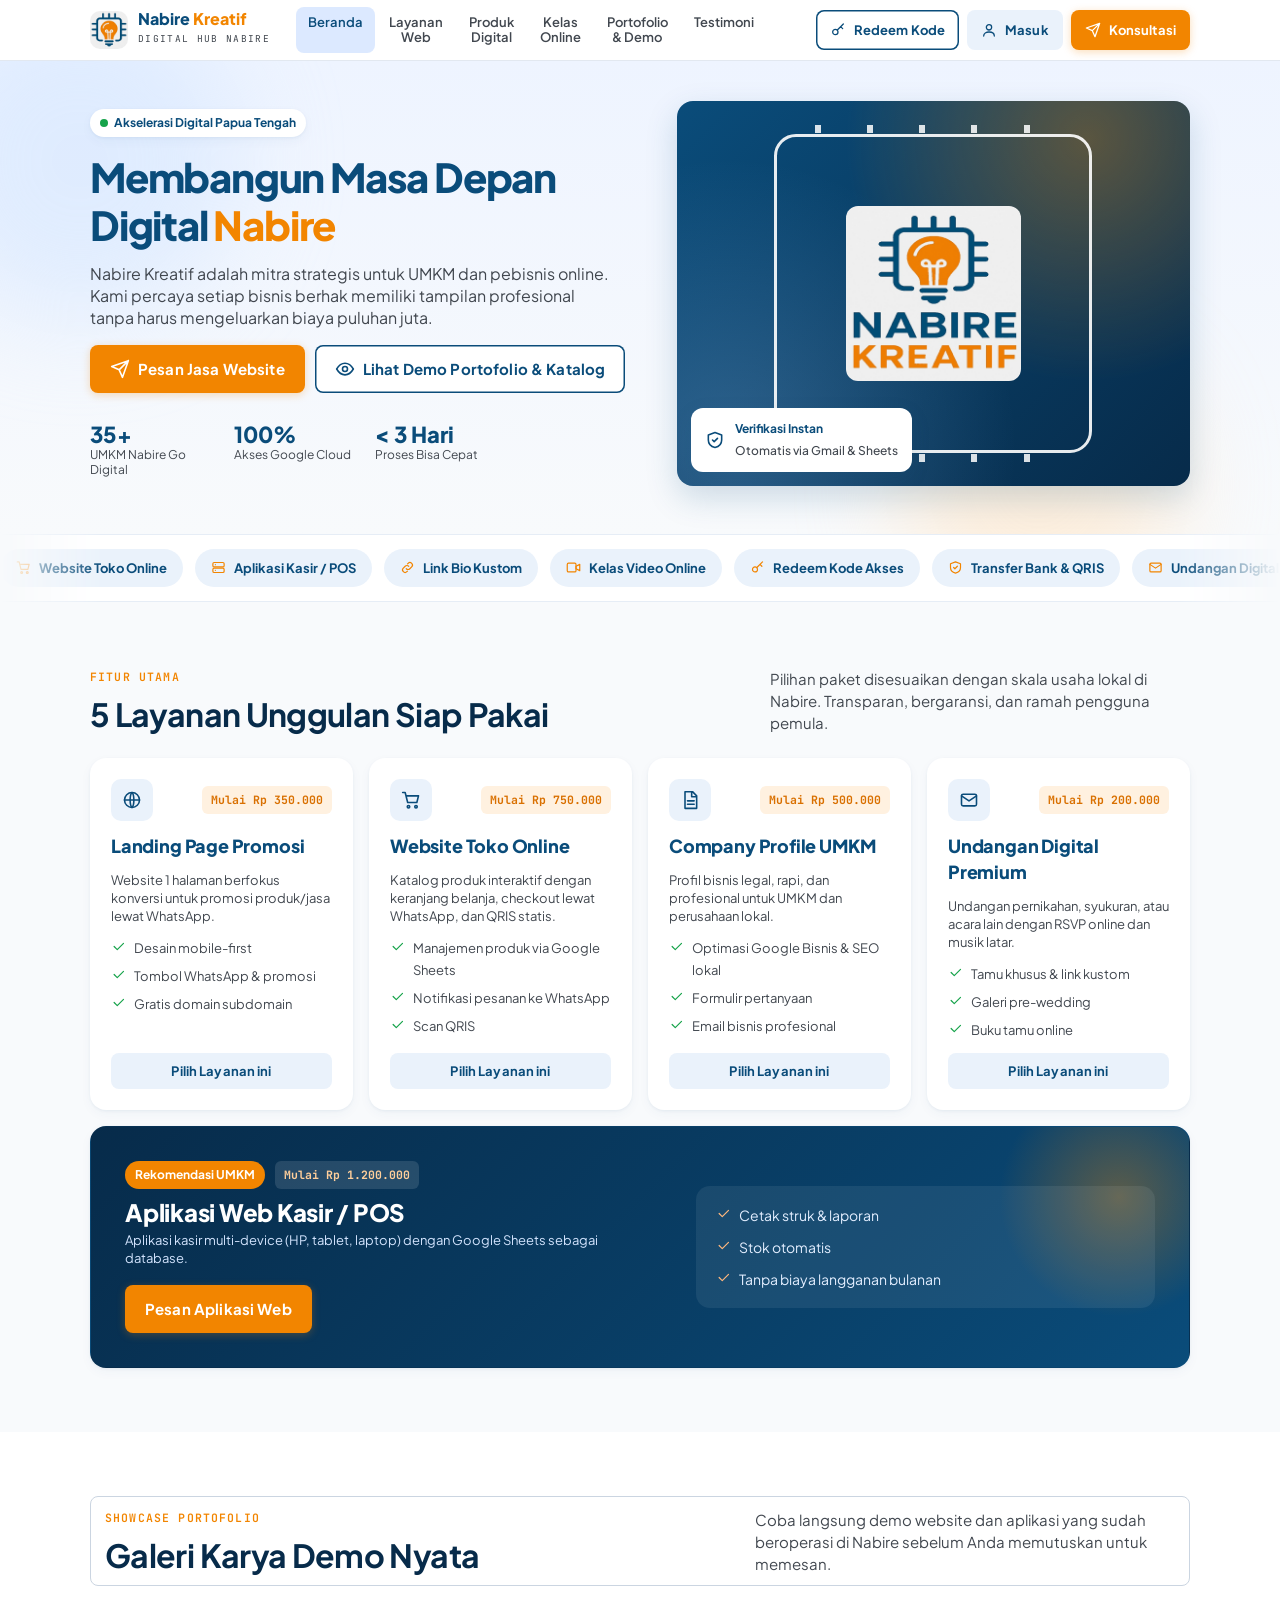
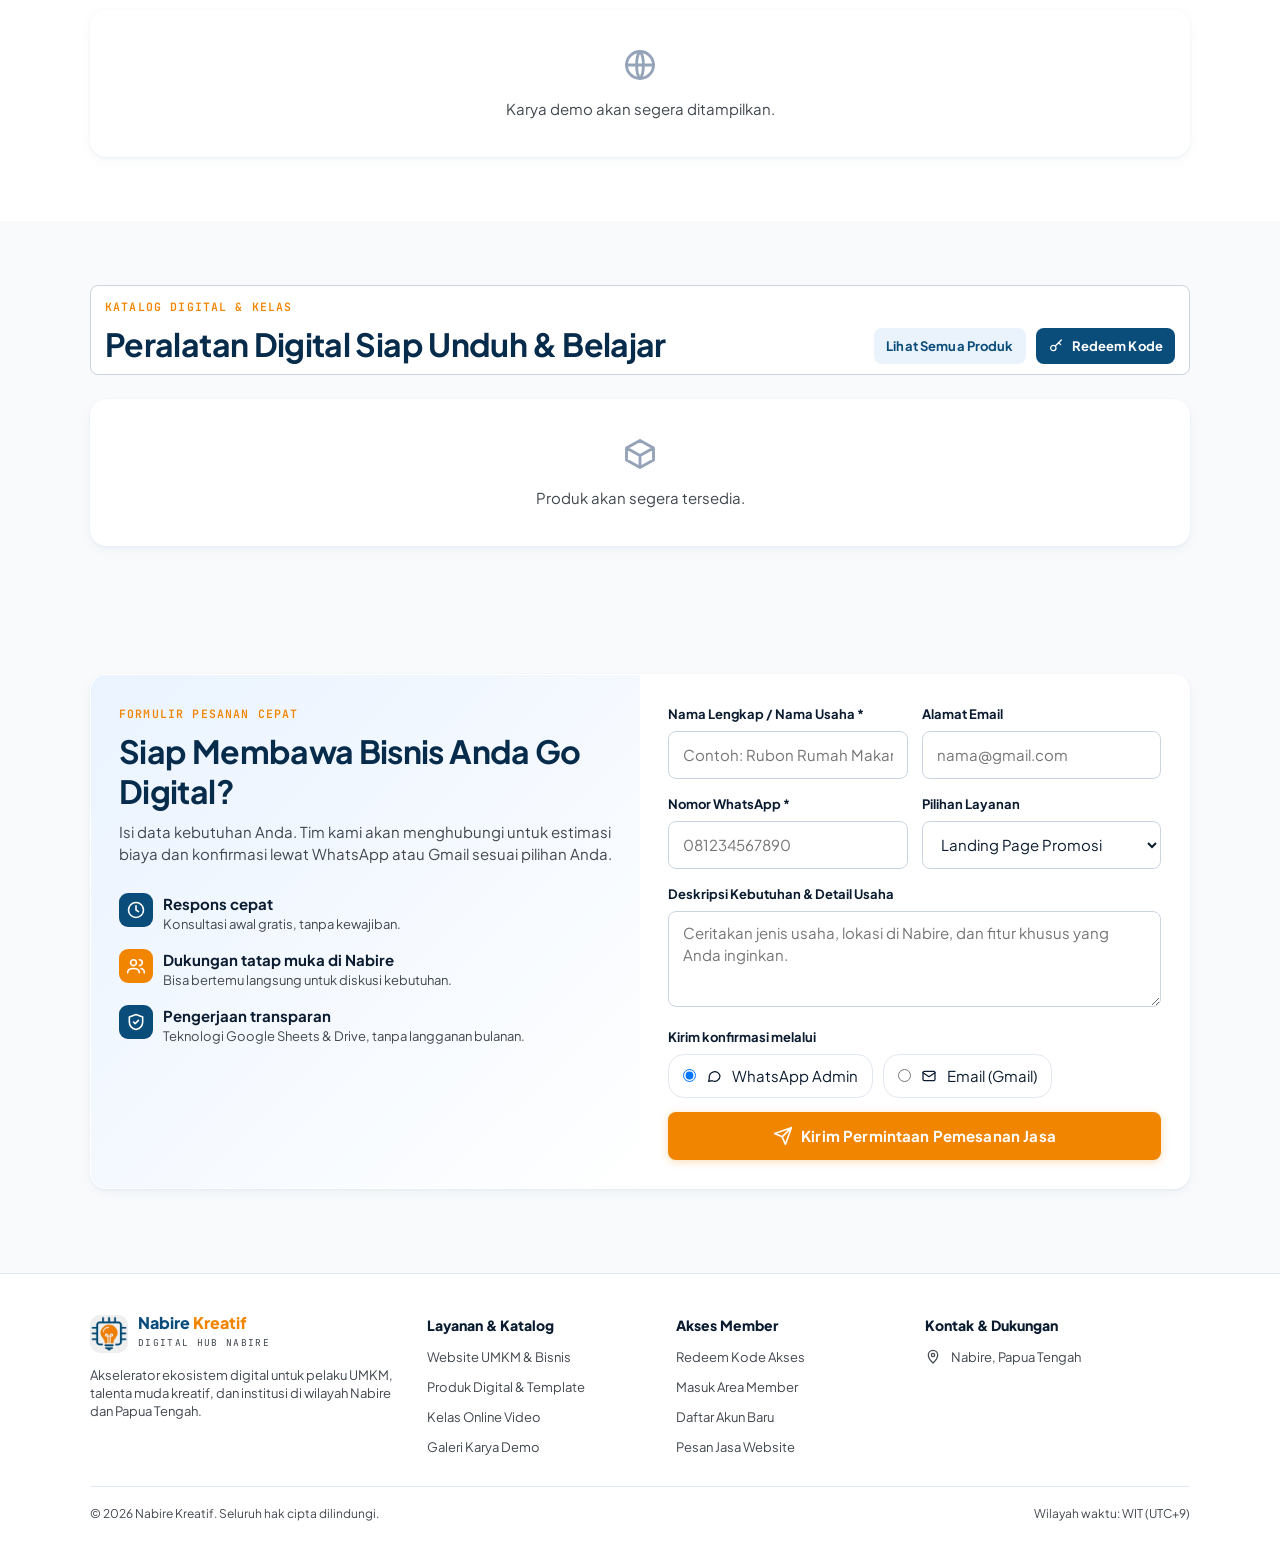
<file: index.html>
<!doctype html>
<html lang="id">
<head>
<meta charset="utf-8">
<meta name="viewport" content="width=device-width,initial-scale=1,viewport-fit=cover">
<title>Nabire Kreatif — Membangun Masa Depan Digital Nabire</title>
<meta name="description" content="Jasa website & aplikasi web untuk UMKM Nabire, katalog produk digital dan kelas online. Akses lewat transfer, QRIS, atau Redeem Kode Akses.">
<meta name="theme-color" content="#0A4C7A">
<link rel="icon" type="image/png" href="assets/favicon.png">
<link rel="preconnect" href="https://fonts.googleapis.com">
<link rel="preconnect" href="https://fonts.gstatic.com" crossorigin>
<link rel="stylesheet" href="https://fonts.googleapis.com/css2?family=JetBrains+Mono:wght@500;600;700&family=Plus+Jakarta+Sans:wght@400;500;600;700;800&display=swap">
<link rel="stylesheet" href="css/style.css?v=40">
</head>
<body>
<div id="net" class="net"></div>
<div id="app"></div>
<div id="toasts" aria-live="polite"></div>
<div id="modal-root"></div>
<noscript><div style="padding:24px;text-align:center">Aktifkan JavaScript untuk membuka Nabire Kreatif.</div></noscript>
<script src="js/config.js?v=40"></script>
<script src="js/core.js?v=40"></script>
<script src="js/pages-public.js?v=40"></script>
<script src="js/pages-member.js?v=40"></script>
<script src="js/pages-admin.js?v=40"></script>
<script src="js/pages-admin2.js?v=40"></script>
<script src="js/pages-bio.js?v=40"></script>
<script src="js/pages-lisensi.js?v=40"></script>
<script>NK.start();</script>
</body>
</html>
</file>
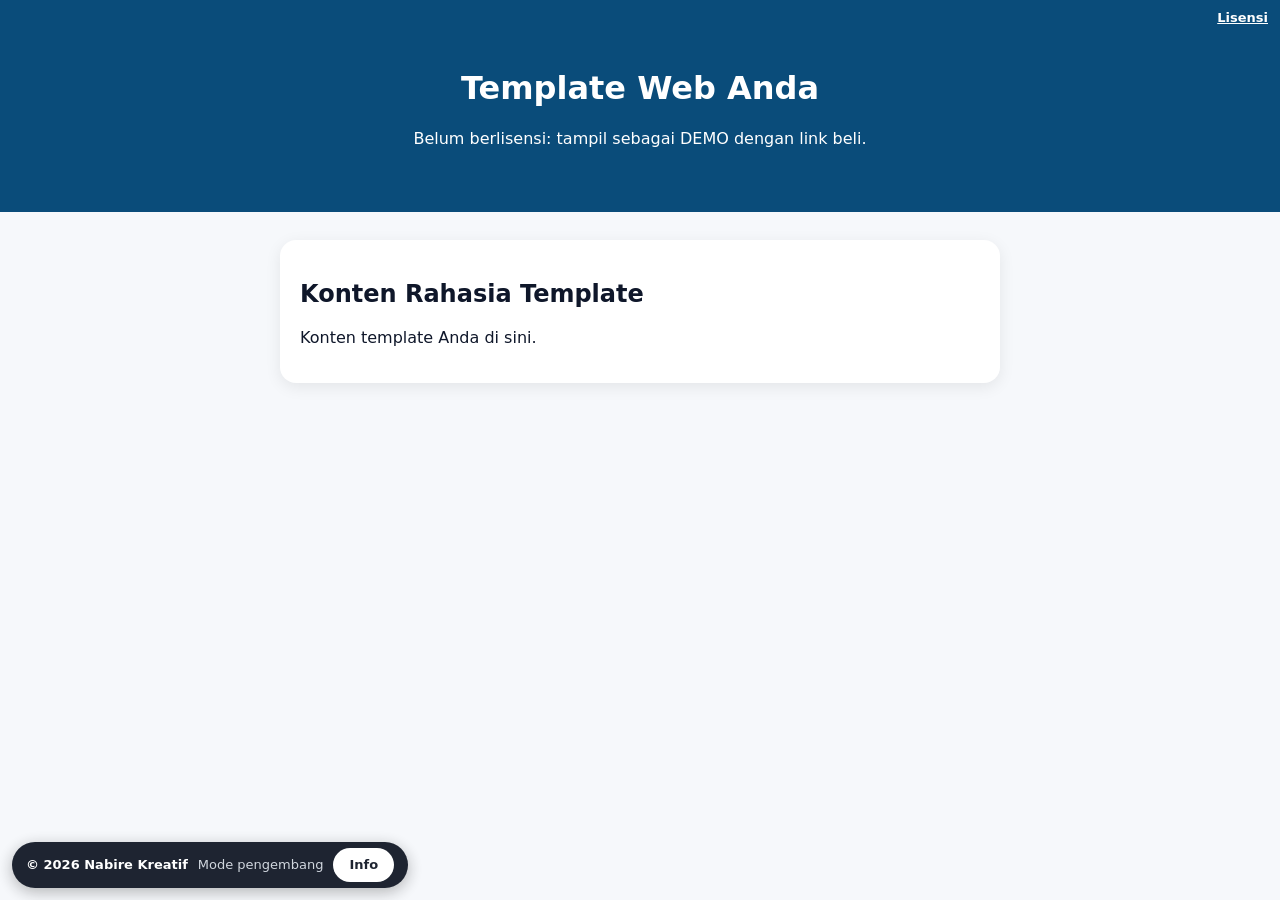
<file: sdk/contoh-template.html>
<!DOCTYPE html>
<html lang="id">
<head>
<meta charset="utf-8">
<meta name="viewport" content="width=device-width,initial-scale=1">
<title>Contoh Template Web Berlisensi</title>
<!-- Pengaman lisensi: paling atas di <head>. nk-license.js diunduh dari Admin → Lisensi Template
     (sudah berisi konfigurasi), lalu disegel dengan nk-protect.js / skill proteksi-template-nabire. -->
<script src="nk-license.js"></script>
<style>
  body{margin:0;font-family:system-ui,sans-serif;background:#f6f8fb;color:#0f172a}
  header{padding:48px 20px;text-align:center;background:#0A4C7A;color:#fff}
  main{max-width:720px;margin:0 auto;padding:28px 20px}
  .card{background:#fff;border-radius:16px;padding:20px;box-shadow:0 4px 16px rgba(0,0,0,.08)}
</style>
</head>
<body>
<header><h1 id="judul">Template Web Anda</h1><p>Belum berlisensi: tampil sebagai DEMO dengan link beli.</p></header>
<main><div class="card" id="isi"><h2>Konten Rahasia Template</h2><p>Konten template Anda di sini.</p></div></main>
<!-- Menu lisensi: di dasbor tambahkan  <a href="#" data-nk-license>Lisensi</a>
     Di landing page: buka  domain-anda.com/#key -->
<a href="#" data-nk-license style="position:fixed;top:10px;right:12px;color:#fff;font:600 13px system-ui">Lisensi</a>
</body>
</html>
</file>
<file: css/style.css>
/* Nabire Kreatif — "Digital Horizon" design system (ringan, tanpa framework) */
:root{
  --navy:#0A4C7A;--navy-d:#072B4A;--navy-dd:#003558;--orange:#F28500;--orange-d:#D97000;
  --bg:#F8FAFC;--bg2:#F1F5F9;--white:#fff;--ink:#0b1c30;--mute:#41474f;--line:#CBD5E1;--line2:#e2e8f0;
  --ok:#16A34A;--ok-bg:#F0FDF4;--warn:#B45309;--warn-bg:#FFFBEB;--err:#DC2626;--err-bg:#FEF2F2;
  --tint:#eaf2fb;--tint2:#dce9ff;
  --sh:0 1px 3px rgba(10,76,122,.06),0 4px 12px rgba(10,76,122,.04);--sh2:0 6px 20px rgba(10,76,122,.10);
  --r:8px;--r2:16px;--font:'Plus Jakarta Sans',system-ui,-apple-system,Segoe UI,Roboto,sans-serif;--mono:'JetBrains Mono',ui-monospace,Menlo,Consolas,monospace;
}
*{box-sizing:border-box;margin:0;padding:0}
html{-webkit-text-size-adjust:100%;scroll-behavior:auto}
body{font-family:var(--font);background:var(--bg);color:var(--ink);font-size:15px;line-height:22px;-webkit-font-smoothing:antialiased;min-height:100vh}
a{color:inherit;text-decoration:none}
button{font-family:inherit;cursor:pointer;border:0;background:none;color:inherit}
img{max-width:100%;display:block}
.ic{width:20px;height:20px;fill:none;stroke:currentColor;stroke-width:1.9;stroke-linecap:round;stroke-linejoin:round;flex:none}
.ic.sm{width:16px;height:16px}.ic.lg{width:26px;height:26px}
.mono{font-family:var(--mono)}
.hide{display:none!important}
.row{display:flex;align-items:center;gap:10px}.row.wrap{flex-wrap:wrap}.between{justify-content:space-between}.grow{flex:1;min-width:0}
.col{display:flex;flex-direction:column;gap:10px}
.mt{margin-top:16px}.mt2{margin-top:28px}.mb{margin-bottom:16px}
.muted{color:var(--mute)}.small{font-size:13px;line-height:18px}.tiny{font-size:11.5px;line-height:16px}
.center{text-align:center}.right{text-align:right}.bold{font-weight:700}
.ell{white-space:nowrap;overflow:hidden;text-overflow:ellipsis}
.wrap-c{max-width:1180px;margin:0 auto;padding:0 16px}
@media(min-width:768px){.wrap-c{padding:0 24px}}@media(min-width:1100px){.wrap-c{padding:0 40px}}

/* tombol */
.btn{display:inline-flex;align-items:center;justify-content:center;gap:8px;min-height:48px;padding:0 20px;border-radius:var(--r);font-weight:700;font-size:15px;letter-spacing:.01em;transition:transform .08s,background .12s,box-shadow .12s;white-space:nowrap;user-select:none}
.btn:active{transform:scale(.98)}
.btn.pri{background:var(--orange);color:#fff;box-shadow:0 2px 8px rgba(242,133,0,.28)}.btn.pri:hover{background:var(--orange-d)}
.btn.nav{background:var(--navy);color:#fff}.btn.nav:hover{background:var(--navy-d)}
.btn.out{background:#fff;color:var(--navy);box-shadow:inset 0 0 0 1.5px var(--navy)}.btn.out:hover{background:var(--tint)}
.btn.soft{background:var(--tint);color:var(--navy)}.btn.soft:hover{background:var(--tint2)}
.btn.ghost{color:var(--mute);min-height:40px;padding:0 12px}.btn.ghost:hover{background:var(--bg2)}
.btn.danger{background:var(--err-bg);color:var(--err)}.btn.danger:hover{background:#fee2e2}
.btn.wa{background:#16A34A;color:#fff}.btn.wa:hover{background:#15803d}
.btn.sm{min-height:36px;padding:0 12px;font-size:13px}.btn.xs{min-height:30px;padding:0 10px;font-size:12px;border-radius:6px}
.btn.block{width:100%}
.btn[disabled],.btn.busy{opacity:.6;pointer-events:none}
.btn.busy::after{content:"";width:14px;height:14px;border:2px solid currentColor;border-right-color:transparent;border-radius:50%;animation:spin .7s linear infinite}
@keyframes spin{to{transform:rotate(360deg)}}

/* form */
label.fl{display:block;font-size:13px;font-weight:700;margin:0 0 6px;color:var(--ink)}
.in,select.in,textarea.in{width:100%;min-height:48px;padding:10px 14px;border:1px solid var(--line);border-radius:var(--r);background:#fff;font:inherit;font-size:15px;color:var(--ink);outline:none;transition:border-color .12s,box-shadow .12s}
.in:focus{border-color:var(--navy);box-shadow:0 0 0 3px rgba(10,76,122,.15)}
textarea.in{min-height:96px;resize:vertical}
.in.mono{font-family:var(--mono);letter-spacing:.08em}
.fg{margin-bottom:14px}.fg .hint{font-size:12px;color:var(--mute);margin-top:4px}
.grid2{display:grid;grid-template-columns:1fr;gap:0 14px}@media(min-width:640px){.grid2{grid-template-columns:1fr 1fr}}
.sw{position:relative;display:inline-block;width:44px;height:26px;flex:none}.sw input{opacity:0;width:0;height:0}
.sw i{position:absolute;inset:0;background:#cbd5e1;border-radius:99px;transition:.15s;cursor:pointer}.sw i::before{content:"";position:absolute;left:3px;top:3px;width:20px;height:20px;border-radius:50%;background:#fff;transition:.15s;box-shadow:0 1px 3px rgba(0,0,0,.25)}
.sw input:checked+i{background:var(--ok)}.sw input:checked+i::before{transform:translateX(18px)}
.err-t{color:var(--err);font-size:13px;margin-top:6px}

/* kartu */
.card{background:#fff;border-radius:var(--r2);box-shadow:var(--sh);padding:20px;border:1px solid transparent;transition:box-shadow .15s,border-color .15s}
a.card:hover,.card.hov:hover{box-shadow:var(--sh2);border-color:rgba(10,76,122,.2)}
.card.flat{box-shadow:none;border:1px solid var(--line2)}
.card h3{font-size:18px;line-height:26px;font-weight:800;letter-spacing:-.01em;color:var(--navy)}
.h1{font-size:30px;line-height:38px;font-weight:800;letter-spacing:-.02em;color:var(--navy-d)}
.h2{font-size:24px;line-height:32px;font-weight:700;letter-spacing:-.01em;color:var(--navy-d)}
.h3{font-size:16px;line-height:24px;font-weight:700}
@media(min-width:768px){.h1{font-size:40px;line-height:48px;letter-spacing:-.03em}.h2{font-size:32px;line-height:40px;letter-spacing:-.02em}}
.eyebrow{font-family:var(--mono);font-size:11.5px;font-weight:600;letter-spacing:.1em;text-transform:uppercase;color:var(--orange)}
.pill{display:inline-flex;align-items:center;gap:6px;padding:3px 10px;border-radius:99px;font-size:12px;font-weight:700;background:var(--tint);color:var(--navy);white-space:nowrap}
.pill.ok{background:var(--ok-bg);color:#15803d}.pill.warn{background:var(--warn-bg);color:var(--warn)}.pill.err{background:var(--err-bg);color:#b91c1c}.pill.or{background:#fff1e0;color:var(--orange-d)}.pill.mono{font-family:var(--mono);font-size:11px;letter-spacing:.04em}
.dot{width:8px;height:8px;border-radius:50%;background:var(--ok);display:inline-block}.dot.w{background:var(--orange)}
.code{display:flex;align-items:center;justify-content:space-between;gap:10px;background:var(--bg2);border:1px dashed var(--navy);border-radius:var(--r);padding:10px 14px;font-family:var(--mono);font-weight:700;letter-spacing:.1em;color:var(--navy)}
.code button{color:var(--mute);padding:4px;border-radius:6px}.code button:hover{background:#fff}

/* skeleton */
.sk{background:linear-gradient(90deg,#eef2f7 25%,#e3e9f1 37%,#eef2f7 63%);background-size:400% 100%;animation:shimmer 1.3s infinite;border-radius:8px;min-height:14px}
@keyframes shimmer{0%{background-position:100% 0}100%{background-position:0 0}}

/* toast & modal */
#toasts{position:fixed;left:50%;transform:translateX(-50%);bottom:84px;z-index:200;display:flex;flex-direction:column;gap:8px;align-items:center;pointer-events:none;width:calc(100% - 32px);max-width:420px}
@media(min-width:900px){#toasts{bottom:28px}}
.toast{pointer-events:auto;background:var(--navy-d);color:#fff;padding:12px 16px;border-radius:12px;box-shadow:0 8px 24px rgba(7,43,74,.35);font-size:14px;font-weight:600;display:flex;gap:10px;align-items:center;animation:tin .15s ease-out;width:100%}
.toast.ok{background:#166534}.toast.err{background:#b91c1c}
@keyframes tin{from{opacity:0;transform:translateY(8px)}to{opacity:1;transform:none}}
#modal-root:empty{display:none}
.scrim{position:fixed;inset:0;background:rgba(7,43,74,.65);z-index:150;display:flex;align-items:flex-end;justify-content:center;animation:fin .12s}
@media(min-width:700px){.scrim{align-items:center}}
@keyframes fin{from{opacity:0}to{opacity:1}}
.sheet{background:#fff;width:100%;max-width:560px;max-height:92vh;overflow:auto;border-radius:16px 16px 0 0;box-shadow:0 20px 40px rgba(7,43,74,.25);animation:sup .16s ease-out}
@media(min-width:700px){.sheet{border-radius:16px}}
.sheet.wide{max-width:860px}.sheet.full{max-width:1000px}
@keyframes sup{from{transform:translateY(24px);opacity:.6}to{transform:none;opacity:1}}
.sheet-h{display:flex;align-items:center;justify-content:space-between;gap:12px;padding:16px 20px;border-bottom:1px solid var(--line2);position:sticky;top:0;background:#fff;z-index:2}
.sheet-h h3{font-size:18px;font-weight:800;color:var(--navy-d)}
.sheet-b{padding:20px}.sheet-f{padding:14px 20px;border-top:1px solid var(--line2);display:flex;gap:10px;justify-content:flex-end;position:sticky;bottom:0;background:#fff}
.x{width:36px;height:36px;border-radius:8px;display:grid;place-items:center;color:var(--mute)}.x:hover{background:var(--bg2)}

/* ===== LAYOUT PUBLIK ===== */
#topbar{position:sticky;top:0;z-index:60;background:rgba(255,255,255,.94);backdrop-filter:blur(10px);border-bottom:1px solid var(--line2)}
.tb{display:flex;align-items:center;gap:14px;height:60px}
.brand{display:flex;align-items:center;gap:10px;min-width:0}
.brand img{width:38px;height:38px;border-radius:10px;object-fit:cover}
.brand b{display:block;font-size:16px;line-height:18px;font-weight:800;color:var(--navy)}.brand b i{font-style:normal;color:var(--orange)}
.brand small{display:block;font-family:var(--mono);font-size:9.5px;letter-spacing:.14em;color:var(--mute);text-transform:uppercase}
.nav-l{display:none;gap:2px;margin-left:12px}
.nav-l a{padding:8px 12px;border-radius:8px;font-size:13px;line-height:15px;font-weight:600;color:var(--mute);text-align:center}
.nav-l a:hover{background:var(--bg2)}.nav-l a.on{background:var(--tint2);color:var(--navy)}
.tb-r{margin-left:auto;display:flex;gap:8px;align-items:center}
.tb-r .btn{min-height:40px;padding:0 14px;font-size:13px}
@media(min-width:1000px){.nav-l{display:flex}}
@media(max-width:999px){.tb-r .hid-m{display:none}}
.strip{background:#eaf3ff;border-bottom:1px solid #d6e6fb;font-size:12px;color:var(--mute)}
.strip .wrap-c{display:flex;gap:14px;align-items:center;min-height:32px;overflow:hidden;white-space:nowrap}
.strip .mono{color:var(--ok);font-size:11px;font-weight:600}
.sec{padding:40px 0}.sec.tight{padding:24px 0}
@media(min-width:768px){.sec{padding:64px 0}}
.sec-h{display:flex;flex-direction:column;gap:10px;margin-bottom:24px}
@media(min-width:900px){.sec-h{flex-direction:row;justify-content:space-between;align-items:flex-end}.sec-h p{max-width:420px}}
.hero{background:linear-gradient(180deg,#eef4ff 0%,#f8fafc 100%);padding:40px 0 48px;overflow:hidden}
.hero-g{display:grid;gap:32px}@media(min-width:900px){.hero-g{grid-template-columns:1.05fr 1fr;align-items:center;gap:48px}}
.hero h1 .a{color:var(--orange)}.hero h1 .b{color:var(--navy)}
.hero-st{display:flex;gap:24px;flex-wrap:wrap;margin-top:28px}
.hero-st b{display:block;font-size:22px;font-weight:800;color:var(--navy);line-height:26px}.hero-st span{font-size:12px;color:var(--mute);display:block;max-width:120px;line-height:15px}
.hero-img{position:relative;border-radius:16px;overflow:hidden;box-shadow:0 12px 32px rgba(10,76,122,.18);background:linear-gradient(135deg,#0A4C7A,#072B4A);aspect-ratio:4/3;display:grid;place-items:center}
.hero-img::before{content:"";position:absolute;inset:0;background:radial-gradient(circle at 80% 10%,rgba(242,133,0,.35),transparent 45%),radial-gradient(circle at 10% 90%,rgba(155,203,255,.25),transparent 50%)}
.chipbox{position:relative;width:62%;aspect-ratio:1;border:3px solid rgba(255,255,255,.9);border-radius:22px;display:grid;place-items:center}
.chipbox::before,.chipbox::after{content:"";position:absolute;background:repeating-linear-gradient(90deg,rgba(255,255,255,.85) 0 6px,transparent 6px 22%);height:8px;left:12%;right:12%}
.chipbox::before{top:-12px}.chipbox::after{bottom:-12px}
.chipbox img{width:56%;border-radius:12px}
.hero-badge{position:absolute;left:14px;bottom:14px;background:#fff;border-radius:12px;padding:10px 14px;display:flex;gap:10px;align-items:center;box-shadow:var(--sh2);font-size:12px;font-weight:700;color:var(--navy)}
.g3{display:grid;gap:16px}@media(min-width:700px){.g3{grid-template-columns:repeat(2,1fr)}}@media(min-width:1000px){.g3{grid-template-columns:repeat(3,1fr)}}
.g4{display:grid;gap:14px;grid-template-columns:repeat(2,1fr)}@media(min-width:1000px){.g4{grid-template-columns:repeat(4,1fr)}}
.g5{display:grid;gap:14px;grid-template-columns:repeat(2,1fr)}@media(min-width:900px){.g5{grid-template-columns:repeat(5,1fr)}}
.svc{display:flex;flex-direction:column;gap:12px}
.svc .ico{width:42px;height:42px;border-radius:10px;background:var(--tint);color:var(--navy);display:grid;place-items:center}
.svc ul{list-style:none;display:flex;flex-direction:column;gap:6px;font-size:13px;color:var(--mute)}
.svc li{display:flex;gap:8px;align-items:flex-start}.svc li .ic{color:var(--ok);width:15px;height:15px;margin-top:2px}
.svc .price{font-family:var(--mono);font-size:11.5px;font-weight:700;background:#fff1e0;color:var(--orange-d);padding:3px 9px;border-radius:6px}
.svc-grid{display:grid;gap:16px;grid-template-columns:repeat(auto-fit,minmax(240px,1fr))}
.svc .btn{margin-top:auto}
.svc-app{margin-top:16px;display:grid!important;gap:20px;padding:26px;background:linear-gradient(135deg,#072B4A,#0A4C7A);color:#fff;position:relative;overflow:hidden}
.svc-app::before{content:"";position:absolute;right:-60px;top:-60px;width:260px;height:260px;border-radius:50%;background:radial-gradient(circle,rgba(242,133,0,.35),transparent 65%)}
@media(min-width:800px){.svc-app{grid-template-columns:1.2fr 1fr;align-items:center;padding:34px}}
.svc-app>*{position:relative}
.svc-app h3{color:#fff;font-size:24px;margin:10px 0 6px}.svc-app p{color:#d3e4fe;max-width:520px}
.svc-app .price{background:rgba(255,255,255,.12);color:#ffcf9b}.svc-app li .ic{color:#ffb77d}.svc-app ul{color:#e3eeff;font-size:14px;gap:10px;background:rgba(255,255,255,.07);padding:18px 20px;border-radius:14px}
.svc-app .btn{margin-top:18px;align-self:flex-start}
.cover{aspect-ratio:16/9;background:linear-gradient(135deg,#0A4C7A,#2b6291);border-radius:12px;overflow:hidden;position:relative;display:grid;place-items:center;color:rgba(255,255,255,.85)}
.cover img{width:100%;height:100%;object-fit:cover}
.cover .chip{position:absolute;left:10px;top:10px;background:rgba(7,43,74,.85);color:#fff;font-family:var(--mono);font-size:10.5px;font-weight:600;letter-spacing:.06em;padding:4px 9px;border-radius:6px;text-transform:uppercase;display:flex;gap:6px;align-items:center}
.cover .chip.r{left:auto;right:10px;background:var(--ok)}
.pc{padding:0;overflow:hidden;display:flex;flex-direction:column}
.pc .cover{border-radius:0}.pc-b{padding:16px;display:flex;flex-direction:column;gap:8px;flex:1}
.pc h4{font-size:17px;line-height:24px;font-weight:800;color:var(--ink)}
.pc .lbl{font-family:var(--mono);font-size:11px;color:var(--orange-d);font-weight:600}
.pc .desc{font-size:13px;color:var(--mute);display:-webkit-box;-webkit-line-clamp:2;-webkit-box-orient:vertical;overflow:hidden}
.pc .meta{display:flex;justify-content:space-between;font-size:12px;color:var(--mute);padding-top:4px}
.pc .meta span{display:flex;gap:6px;align-items:center}
.pc .pr{display:flex;align-items:baseline;gap:10px;margin-top:auto;padding-top:6px}
.pc .pr s{font-family:var(--mono);font-size:11px;color:#94a3b8}.pc .pr b{font-size:24px;font-weight:800;color:var(--navy);letter-spacing:-.02em}
.pc .pr .pill{margin-left:auto}
.pc .acts{display:grid;grid-template-columns:1fr 1fr;gap:8px;margin-top:6px}.pc .acts .btn{min-height:44px;font-size:14px}
.demo .cover{border-radius:12px}.demo .pill{position:absolute;right:10px;bottom:10px}
.tabs{display:flex;gap:6px;overflow-x:auto;scrollbar-width:none;padding:4px;background:var(--tint);border-radius:12px;width:fit-content;max-width:100%}
.tabs::-webkit-scrollbar{display:none}
.tab{padding:9px 14px;border-radius:9px;font-size:13px;font-weight:700;color:var(--mute);white-space:nowrap;display:flex;gap:8px;align-items:center}
.tab.on{background:#fff;color:var(--navy);box-shadow:var(--sh)}
.tab em{font-style:normal;font-family:var(--mono);font-size:11px;background:var(--tint2);border-radius:99px;padding:1px 7px}
.searchbox{position:relative;max-width:320px;width:100%}.searchbox .ic{position:absolute;left:12px;top:15px;color:var(--mute)}.searchbox .in{padding-left:38px}
.quote{display:flex;flex-direction:column;gap:12px}.quote p{font-style:italic;color:var(--mute);font-size:14px}
.stars{color:var(--orange);letter-spacing:2px;font-size:14px}
.avatar{width:40px;height:40px;border-radius:50%;background:var(--tint2);color:var(--navy);display:grid;place-items:center;font-weight:800;flex:none;overflow:hidden}
.avatar img{width:100%;height:100%;object-fit:cover}
.steps3{display:grid;gap:14px}@media(min-width:800px){.steps3{grid-template-columns:repeat(3,1fr)}}
.stepn{width:34px;height:34px;border-radius:9px;background:var(--navy);color:#fff;display:grid;place-items:center;font-weight:800}.stepn.o{background:var(--orange)}
footer.ft{background:#fff;border-top:1px solid var(--line2);padding:40px 0 100px;margin-top:20px}
@media(min-width:900px){footer.ft{padding-bottom:32px}}
.ft-g{display:grid;gap:28px}@media(min-width:900px){.ft-g{grid-template-columns:1.4fr 1fr 1fr 1.2fr}}
.ft h5{font-size:14px;font-weight:800;margin-bottom:10px;color:var(--ink)}
.ft a,.ft li{font-size:13px;color:var(--mute)}.ft ul{list-style:none;display:flex;flex-direction:column;gap:8px}.ft a:hover{color:var(--navy)}
.ft-b{margin-top:28px;padding-top:16px;border-top:1px solid var(--line2);font-size:12px;color:var(--mute);display:flex;flex-wrap:wrap;gap:8px 20px;justify-content:space-between}
.cta-band{background:linear-gradient(135deg,#eaf3ff,#fff4e6)}
.lock-g{filter:blur(.2px)}

/* ===== NAV BAWAH (mobile) ===== */
#bnav{position:fixed;bottom:0;left:0;right:0;z-index:80;background:#fff;border-top:1px solid var(--line2);display:flex;padding:6px 6px calc(6px + env(safe-area-inset-bottom));box-shadow:0 -4px 16px rgba(10,76,122,.06)}
#bnav a{flex:1;display:flex;flex-direction:column;align-items:center;gap:2px;font-size:11px;font-weight:600;color:var(--mute);padding:6px 0;border-radius:10px;position:relative}
#bnav a.on{color:var(--orange-d)}#bnav a .ic{width:22px;height:22px}
#bnav a .bd{position:absolute;top:2px;left:calc(50% + 6px);background:var(--err);color:#fff;border-radius:99px;font-size:10px;line-height:14px;min-width:16px;text-align:center;padding:0 4px;font-weight:700}
@media(min-width:900px){#bnav{display:none}}
body.has-bnav{padding-bottom:70px}@media(min-width:900px){body.has-bnav{padding-bottom:0}}

/* ===== LAYOUT APP (member + admin) ===== */
.app{display:block}
@media(min-width:900px){.app{display:grid;grid-template-columns:260px 1fr;min-height:100vh}}
.side{display:none;background:#fff;border-right:1px solid var(--line2);padding:20px 16px;position:sticky;top:0;height:100vh;overflow:auto;flex-direction:column;gap:6px}
@media(min-width:900px){.side{display:flex}}
.side .brand{margin-bottom:18px;padding:0 6px}
.side a.m{display:flex;gap:12px;align-items:center;padding:11px 14px;border-radius:10px;font-size:14px;font-weight:600;color:var(--mute);min-height:44px}
.side a.m:hover{background:var(--bg2)}.side a.m.on{background:var(--navy-dd);color:#fff}
.side a.m .cnt{margin-left:auto;background:var(--orange);color:#fff;border-radius:99px;font-size:11px;font-weight:800;padding:0 7px;line-height:18px}
.side .sec-t{font-family:var(--mono);font-size:10.5px;letter-spacing:.12em;text-transform:uppercase;color:#94a3b8;padding:14px 14px 4px}
.side .foot{margin-top:auto;padding-top:14px}
.syncbox{background:var(--tint);border-radius:12px;padding:12px;font-size:12px;color:var(--mute);margin-bottom:10px}.syncbox b{display:block;font-family:var(--mono);color:var(--ok);font-size:12px;margin-bottom:2px}
.main{min-width:0}
.apptop{display:flex;align-items:center;gap:12px;height:60px;padding:0 16px;background:rgba(255,255,255,.94);backdrop-filter:blur(10px);border-bottom:1px solid var(--line2);position:sticky;top:0;z-index:50}
@media(min-width:900px){.apptop{padding:0 32px}}
.apptop .brand{display:flex}@media(min-width:900px){.apptop .brand{display:none}}
.apptop .lbl{display:none;font-family:var(--mono);font-size:12px;letter-spacing:.1em;color:var(--navy);align-items:center;gap:8px}@media(min-width:900px){.apptop .lbl{display:flex}}
.apptop .me{margin-left:auto;display:flex;align-items:center;gap:12px}
.apptop .me .t{text-align:right;line-height:16px;display:none}@media(min-width:600px){.apptop .me .t{display:block}}
.apptop .me .t b{font-size:13px;display:block}.apptop .me .t span{font-family:var(--mono);font-size:10.5px;color:var(--ok)}
.page{padding:20px 16px 40px;max-width:1240px}
@media(min-width:900px){.page{padding:28px 32px 48px}}
.ph{margin-bottom:22px}.ph .eyebrow{display:flex;gap:8px;align-items:center;margin-bottom:8px;color:var(--ok)}
.ph h1{font-size:26px;line-height:34px;font-weight:800;letter-spacing:-.02em;color:var(--navy-d)}@media(min-width:768px){.ph h1{font-size:34px;line-height:42px}}
.ph p{color:var(--mute);margin-top:4px;max-width:640px}
.kpi{display:flex;flex-direction:column;gap:6px;padding:16px}
.kpi .l{font-family:var(--mono);font-size:10.5px;letter-spacing:.1em;text-transform:uppercase;color:var(--mute);display:flex;justify-content:space-between;align-items:flex-start;gap:6px}
.kpi .l i{width:32px;height:32px;border-radius:8px;background:var(--bg2);color:var(--navy);display:grid;place-items:center;flex:none}
.kpi.o .l i{background:#fff1e0;color:var(--orange-d)}.kpi.o .l{color:var(--orange-d)}
.kpi .v{font-size:26px;line-height:30px;font-weight:800;letter-spacing:-.02em;color:var(--navy-d);word-break:break-word}
.kpi .v small{font-size:13px;font-weight:600;color:var(--mute);letter-spacing:0;margin-left:4px}
.kpi .s{font-size:12px;color:var(--mute)}.kpi .s.up{color:var(--ok);font-family:var(--mono);font-weight:600}.kpi .s.dn{color:var(--err);font-family:var(--mono);font-weight:600}
@media(min-width:1100px){.kpi .v{font-size:30px;line-height:34px}}
.dgrid{display:grid;gap:16px}@media(min-width:1100px){.dgrid{grid-template-columns:1.55fr 1fr}}
.card-h{display:flex;gap:12px;align-items:flex-start;margin-bottom:14px}.card-h .ico{width:40px;height:40px;border-radius:10px;background:var(--tint);color:var(--navy);display:grid;place-items:center;flex:none}
.card-h p{font-size:13px;color:var(--mute);line-height:18px}.card-h .tail{margin-left:auto}
.ap{display:flex;gap:14px;padding:14px;border:1px solid var(--line2);border-radius:12px;align-items:center;flex-wrap:wrap}
.ap .th{width:68px;height:56px;border-radius:8px;background:var(--bg2);display:grid;place-items:center;color:var(--mute);flex:none;cursor:pointer;position:relative;overflow:hidden}
.ap .th small{position:absolute;bottom:3px;right:3px;background:var(--navy-d);color:#fff;font-size:9px;font-family:var(--mono);padding:1px 4px;border-radius:3px}
.ap .inf{flex:1;min-width:180px}.ap .acts{display:flex;gap:8px;flex-wrap:wrap}
@media(max-width:640px){.ap .acts{width:100%}.ap .acts .btn{flex:1}}
.tw{overflow-x:auto;margin:0 -4px}
table.t{width:100%;border-collapse:collapse;font-size:13.5px;min-width:560px}
table.t th{text-align:left;font-family:var(--mono);font-size:10.5px;letter-spacing:.1em;text-transform:uppercase;color:var(--mute);padding:10px 12px;background:var(--bg2);white-space:nowrap}
table.t td{padding:12px;border-bottom:1px solid var(--line2);vertical-align:middle}
table.t tr:hover td{background:#fafcff}
table.t .sub{font-size:12px;color:var(--mute)}
.bars{display:flex;align-items:flex-end;gap:5px;height:140px;padding-top:8px}
.bars .b{flex:1;display:flex;flex-direction:column;align-items:center;justify-content:flex-end;gap:4px;height:100%;min-width:0}
.bars .b i{width:100%;background:linear-gradient(180deg,var(--orange),#ffb066);border-radius:5px 5px 0 0;min-height:2px;transition:height .3s}
.bars .b.n i{background:linear-gradient(180deg,var(--navy),#2b6291)}
.bars .b span{font-size:9.5px;color:var(--mute);font-family:var(--mono)}
.legend{display:flex;gap:14px;font-size:12px;color:var(--mute);margin-top:8px}.legend i{display:inline-block;width:10px;height:10px;border-radius:3px;background:var(--orange);margin-right:5px}
.empty{text-align:center;padding:36px 16px;color:var(--mute)}.empty .ic{width:36px;height:36px;margin:0 auto 10px;color:#94a3b8}
.fbar{display:flex;gap:10px;flex-wrap:wrap;margin-bottom:14px;align-items:center}
.fbar .in{min-height:42px;width:auto;min-width:140px}
.stat-row{display:flex;gap:10px;flex-wrap:wrap}.stat-row .pill{font-size:12.5px}
.alert{display:flex;gap:10px;padding:12px 14px;border-radius:10px;background:var(--warn-bg);color:var(--warn);font-size:13px;align-items:flex-start}
.alert.err{background:var(--err-bg);color:#b91c1c}.alert.ok{background:var(--ok-bg);color:#166534}.alert.info{background:var(--tint);color:var(--navy)}
pre.log{background:#0b1c30;color:#cfe5ff;border-radius:10px;padding:14px;font-family:var(--mono);font-size:12px;line-height:18px;overflow:auto;max-height:340px;white-space:pre-wrap}
.sticky-sub{position:sticky;top:60px;z-index:20;background:var(--bg);padding:8px 0}
.prog{height:8px;background:var(--tint);border-radius:99px;overflow:hidden}.prog i{display:block;height:100%;background:var(--orange);border-radius:99px;transition:width .25s}

/* member */
.mhero{background:linear-gradient(135deg,#072B4A,#0A4C7A);color:#fff;border-radius:16px;padding:20px;display:grid;gap:16px;position:relative;overflow:hidden}
.mhero::after{content:"";position:absolute;right:-40px;top:-40px;width:200px;height:200px;border:2px solid rgba(255,255,255,.07);border-radius:40px;transform:rotate(18deg)}
@media(min-width:800px){.mhero{grid-template-columns:1fr auto;align-items:center;padding:24px}}
.mhero .av{width:72px;height:72px;border-radius:16px;background:rgba(255,255,255,.14);display:grid;place-items:center;font-size:28px;font-weight:800;overflow:hidden;flex:none}
.mhero .av img{width:100%;height:100%;object-fit:cover}
.mhero h2{font-size:24px;line-height:30px;font-weight:800;letter-spacing:-.02em}
.mhero .em{font-size:13px;color:#cfe5ff;word-break:break-all}
.mst{display:grid;grid-template-columns:repeat(3,1fr);gap:1px;background:rgba(255,255,255,.14);border-radius:12px;overflow:hidden;position:relative;z-index:1}
.mst div{background:rgba(7,43,74,.5);padding:12px 18px;text-align:center}.mst b{display:block;font-size:24px;line-height:28px;font-weight:800}.mst span{font-size:11.5px;color:#cfe5ff}.mst .g{color:#7dffa8}
.claim{display:grid;gap:14px}@media(min-width:900px){.claim{grid-template-columns:auto 1fr;align-items:center;gap:20px}}
.claim-f{display:flex;gap:10px;flex-wrap:wrap}.claim-f .in{flex:1;min-width:180px}
.claim .ico{width:52px;height:52px;border-radius:14px;background:#fff1e0;color:var(--orange-d);display:grid;place-items:center}
.mcard .cover{border-radius:0;aspect-ratio:16/8}
.mcard{padding:0;overflow:hidden}.mcard-b{padding:16px;display:flex;flex-direction:column;gap:10px}
.mcard h4{font-size:17px;font-weight:800;line-height:23px}
.mcard .info{display:flex;gap:10px;flex-wrap:wrap;background:var(--tint);border-radius:8px;padding:9px 12px;font-family:var(--mono);font-size:11.5px;color:var(--navy)}
.player{display:grid;gap:18px}@media(min-width:900px){.player{grid-template-columns:1.6fr 1fr}}
.vid{position:relative;aspect-ratio:16/9;background:#0b1c30;border-radius:12px;overflow:hidden}
.vid iframe{position:absolute;inset:0;width:100%;height:100%;border:0}
.vid .poster{position:absolute;inset:0;display:grid;place-items:center;cursor:pointer;background:linear-gradient(135deg,#0A4C7A,#072B4A);color:#fff}
.vid .poster .pl{width:68px;height:68px;border-radius:50%;background:var(--orange);display:grid;place-items:center;box-shadow:0 6px 20px rgba(242,133,0,.5)}
.vid .poster .pl .ic{width:30px;height:30px;fill:#fff}
.lsn{display:flex;gap:12px;align-items:center;padding:12px;border-radius:12px;background:var(--tint);cursor:pointer;width:100%;text-align:left;min-height:56px}
.lsn:hover{background:var(--tint2)}.lsn.on{background:var(--navy-dd);color:#fff}
.lsn .n{width:28px;height:28px;border-radius:50%;background:#fff;color:var(--navy);display:grid;place-items:center;font-size:12px;font-weight:800;flex:none}
.lsn.done .n{background:var(--ok);color:#fff}.lsn.on .n{background:var(--orange);color:#fff}
.lsn b{display:block;font-size:14px;line-height:18px}.lsn span{font-family:var(--mono);font-size:11px;opacity:.75}
.pdfv{width:100%;height:70vh;border:0;border-radius:8px;background:#f1f5f9}
.help{display:flex;gap:12px;align-items:center;background:var(--tint);border-radius:14px;padding:14px 16px}

/* checkout */
.cx{display:grid;gap:20px;max-width:980px;margin:0 auto}@media(min-width:900px){.cx{grid-template-columns:1.3fr 1fr;align-items:start}}
.stp{display:flex;gap:6px;margin-bottom:18px}.stp div{flex:1;text-align:center;font-size:12px;font-weight:700;color:var(--mute);padding-bottom:8px;border-bottom:3px solid var(--line2)}
.stp div.on{color:var(--navy);border-color:var(--orange)}.stp div.dn{color:var(--ok);border-color:var(--ok)}
.rek{display:flex;justify-content:space-between;gap:10px;align-items:center;padding:12px 14px;background:var(--bg2);border-radius:10px;flex-wrap:wrap}
.rek b{font-family:var(--mono);font-size:16px;letter-spacing:.06em;color:var(--navy)}
.drop{border:2px dashed var(--line);border-radius:12px;padding:24px;text-align:center;cursor:pointer;background:#fafcff;transition:.12s}
.drop:hover,.drop.over{border-color:var(--navy);background:var(--tint)}
.drop img{max-height:240px;margin:0 auto 10px;border-radius:8px}
.qris{max-width:260px;margin:0 auto;border:2px solid var(--navy);border-radius:14px;padding:10px;background:#fff}
.sumrow{display:flex;justify-content:space-between;gap:10px;padding:8px 0;border-bottom:1px dashed var(--line2);font-size:14px}.sumrow.tot{border:0;font-weight:800;font-size:18px;color:var(--navy)}

/* auth */
.authw{min-height:calc(100vh - 100px);display:grid;place-items:center;padding:24px 16px}
.auth{width:100%;max-width:440px}
.divider{display:flex;align-items:center;gap:12px;color:#94a3b8;font-size:12px;margin:16px 0}.divider::before,.divider::after{content:"";height:1px;background:var(--line2);flex:1}
#g-btn{display:flex;justify-content:center;min-height:44px}
.banner{background:#fff7e6;border-bottom:1px solid #fde1b0;color:#7a4a00;font-size:13px;padding:10px 16px;text-align:center}
.net{position:fixed;top:0;left:0;height:3px;background:var(--orange);z-index:300;width:0;transition:width .25s,opacity .3s;opacity:0}
.net.on{opacity:1}
#view>*{animation:vin .1s ease-out}
@keyframes vin{from{opacity:.4}to{opacity:1}}
@media (prefers-reduced-motion:reduce){*{animation:none!important;transition:none!important}}
:focus-visible{outline:3px solid rgba(10,76,122,.35);outline-offset:2px}
::selection{background:#ffd9a8}
.tags{display:flex;gap:6px;flex-wrap:wrap}.tags .pill{font-size:11px;padding:2px 8px}
.kv{display:grid;grid-template-columns:130px 1fr;gap:8px 12px;font-size:13.5px}.kv dt{color:var(--mute)}.kv dd{word-break:break-word}
.seg{display:inline-flex;background:var(--bg2);border-radius:10px;padding:3px}.seg button{padding:7px 14px;font-size:13px;font-weight:700;border-radius:8px;color:var(--mute)}.seg button.on{background:#fff;color:var(--navy);box-shadow:var(--sh)}
.adm-tabs{margin-bottom:16px}
@media print{body>*:not(#modal-root){display:none!important}.scrim{position:static;background:none;display:block}.sheet{box-shadow:none;max-height:none;max-width:none;border-radius:0;animation:none}.sheet-f,.x,.sheet-h .x{display:none!important}}


/* ================= ANIMASI HALUS (gaya Lynk.id) ================= */
.rv{opacity:0;transform:translateY(22px);transition:opacity .65s cubic-bezier(.2,.7,.2,1),transform .65s cubic-bezier(.2,.7,.2,1),box-shadow .15s,border-color .15s}
.rv.in{opacity:1;transform:none}
@keyframes flt{0%,100%{transform:translateY(0)}50%{transform:translateY(-10px)}}
@keyframes flt2{0%,100%{transform:translateY(0)}50%{transform:translateY(8px)}}
@keyframes drift{0%,100%{transform:translate(0,0) scale(1)}50%{transform:translate(30px,20px) scale(1.15)}}
@keyframes mq{from{transform:translateX(0)}to{transform:translateX(-50%)}}
.hero{position:relative}
.hero::before,.hero::after{content:"";position:absolute;border-radius:50%;filter:blur(50px);opacity:.5;pointer-events:none;animation:drift 14s ease-in-out infinite}
.hero::before{width:320px;height:320px;left:-80px;top:-60px;background:#cfe3ff}
.hero::after{width:280px;height:280px;right:8%;bottom:-90px;background:#ffe2bf;animation-delay:-6s}
.hero-g{position:relative;z-index:1}
.hero-img .chipbox{animation:flt 6s ease-in-out infinite}
.hero-badge{animation:flt2 5s ease-in-out infinite}
.btn.pri{position:relative;overflow:hidden}
.btn.pri::before{content:"";position:absolute;top:0;left:-120%;width:55%;height:100%;background:linear-gradient(105deg,transparent,rgba(255,255,255,.38),transparent);transform:skewX(-20deg);transition:left .7s}
.btn.pri:hover::before{left:150%}
.btn{transition:transform .15s,background .12s,box-shadow .15s}
.btn:hover{transform:translateY(-1px)}.btn:active{transform:scale(.98)}
#view .pc.hov,#view .svc.hov{transition:transform .25s cubic-bezier(.2,.7,.2,1),box-shadow .25s,border-color .15s}
#view .pc.hov:hover,#view .svc.hov:hover{transform:translateY(-5px);box-shadow:0 14px 30px rgba(10,76,122,.16)}
.cover img{transition:transform .6s cubic-bezier(.2,.7,.2,1)}
.pc:hover .cover img{transform:scale(1.06)}
.svc .ico{transition:transform .3s,background .2s}.svc:hover .ico{transform:rotate(-6deg) scale(1.08);background:#dbeaff}
.mq{overflow:hidden;background:#fff;border-block:1px solid #e6edf6;padding:14px 0;-webkit-mask-image:linear-gradient(90deg,transparent,#000 8%,#000 92%,transparent);mask-image:linear-gradient(90deg,transparent,#000 8%,#000 92%,transparent)}
.mq-t{display:flex;gap:12px;width:max-content;animation:mq 32s linear infinite}
.mq:hover .mq-t{animation-play-state:paused}
.mq-t span{display:inline-flex;align-items:center;gap:8px;white-space:nowrap;background:var(--tint);color:var(--navy);font-weight:700;font-size:13px;padding:8px 16px;border-radius:999px}
.mq-t span .ic{width:15px;height:15px;color:var(--orange)}
@media (prefers-reduced-motion:reduce){.rv{opacity:1!important;transform:none!important}.hero::before,.hero::after,.mq-t{animation:none!important}}

/* ================= UNGGAH FOTO ================= */
.imgf{display:flex;gap:14px;align-items:center;flex-wrap:wrap}
.imgf-pv{position:relative;width:96px;height:64px;border-radius:12px;background:var(--tint);border:1.5px dashed #b6c7dd;display:grid;place-items:center;color:#8aa2c0;overflow:hidden;flex:none}
.imgf-pv.round{width:84px;height:84px;border-radius:50%}
.imgf-pv img{position:absolute;inset:0;width:100%;height:100%;object-fit:cover}
.imgf.has .imgf-pv{border-style:solid;border-color:transparent}
.imgf.sm .imgf-pv{width:64px;height:64px}
.imgf-b{display:flex;flex-direction:column;gap:4px;align-items:flex-start;min-width:0}
.imgf-b label.btn{cursor:pointer}
.imgf:not(.has) .imgf-x{display:none}
.imgf-spin{position:absolute;inset:0;background:rgba(255,255,255,.75);display:none;place-items:center}
.imgf-spin::after{content:"";width:22px;height:22px;border:3px solid var(--navy);border-right-color:transparent;border-radius:50%;animation:spin .7s linear infinite}
.imgf.up .imgf-spin{display:grid}
.imgf.up .imgf-b{opacity:.6;pointer-events:none}
.imgf.sm .imgf-b .btn{padding:0 10px;min-height:32px;font-size:12px}

/* ================= LINK BIO — HALAMAN PUBLIK ================= */
.bio{min-height:100vh;display:flex;justify-content:center;color:var(--tx);font-family:inherit}
.bio-w{width:100%;max-width:480px;background:var(--bg1);min-height:100vh;display:flex;flex-direction:column;overflow:hidden;position:relative;box-shadow:0 0 60px rgba(0,0,0,.08)}
.bio-w>*{animation:bioin .6s cubic-bezier(.2,.7,.2,1) both;animation-delay:calc(var(--i,0)*60ms)}
@keyframes bioin{from{opacity:0;transform:translateY(14px)}to{opacity:1;transform:none}}
.bio-hd{display:flex;flex-direction:column;align-items:center;text-align:center;padding:0 22px 6px;position:relative}
.bio-cv{position:relative;width:calc(100% + 44px);margin:0 -22px;height:170px;background:linear-gradient(135deg,var(--bt),var(--ak)) center/cover no-repeat}
.bio-wave{position:absolute;left:0;bottom:-1px;width:100%;height:44px;display:block}
.bio-av{width:104px;height:104px;border-radius:50%;overflow:hidden;background:var(--bg2);border:4px solid var(--bg1);box-shadow:0 8px 22px rgba(0,0,0,.18);display:grid;place-items:center;font-size:34px;font-weight:800;flex:none;margin-top:-58px;position:relative;color:var(--bt)}
.bio-av img{width:100%;height:100%;object-fit:cover}
.bio-n{font-size:24px;line-height:30px;font-weight:800;letter-spacing:-.01em;margin-top:12px;word-break:break-word}
.bio-k{display:inline-flex;gap:5px;align-items:center;font-size:13.5px;opacity:.75;margin-top:4px}.bio-k .ic{color:var(--ak)}
.bio-b{font-size:14.5px;line-height:22px;opacity:.85;max-width:400px;white-space:pre-line;word-break:break-word;margin-top:10px}
.bio-bs{display:flex;flex-direction:column;gap:10px;padding:14px 22px 6px}
.bio-btn{display:flex;align-items:center;gap:12px;width:100%;min-height:52px;padding:0 18px;background:var(--bt);color:var(--btx);font-weight:700;font-size:15px;box-shadow:0 6px 16px rgba(0,0,0,.14);transition:transform .2s cubic-bezier(.2,.7,.2,1),box-shadow .2s,filter .2s;position:relative;overflow:hidden;border-radius:999px;animation:bioin .6s cubic-bezier(.2,.7,.2,1) both;animation-delay:calc(var(--i,0)*60ms)}
.bio-btn span{flex:1;text-align:left}.bio-btn .ic{flex:none}.bio-btn>.ic:last-child{opacity:.6}
.bio-btn::after{content:"";position:absolute;top:0;left:-120%;width:50%;height:100%;background:linear-gradient(105deg,transparent,rgba(255,255,255,.28),transparent);transform:skewX(-20deg);transition:left .6s}
.bio-btn:hover{transform:translateY(-2px);box-shadow:0 12px 24px rgba(0,0,0,.22)}.bio-btn:hover::after{left:150%}.bio-btn:active{transform:scale(.98)}
.bio-btn.ak{background:var(--ak);color:#fff;margin-top:12px;min-height:46px}
.bio[data-g=lembut] .bio-btn,.bio[data-g=lembut] .bio-card{border-radius:16px}.bio[data-g=kotak] .bio-btn{border-radius:4px}.bio[data-g=kotak] .bio-card{border-radius:6px}
.bio-sec{padding:22px 22px 4px}
.bio-sh{display:flex;align-items:center;justify-content:space-between;gap:10px;margin-bottom:12px}
.bio-sec h2{font-size:18px;line-height:24px;font-weight:800}
.bio-all{font-size:13px;font-weight:700;color:var(--ak);padding:6px 4px}
.bio-car{display:flex;gap:12px;overflow-x:auto;scroll-snap-type:x mandatory;margin:0 -22px;padding:2px 22px 14px;scrollbar-width:none}.bio-car::-webkit-scrollbar{display:none}
.bio-p{flex:0 0 156px;scroll-snap-align:start;background:var(--bg2);border-radius:18px;overflow:hidden;box-shadow:0 4px 16px rgba(0,0,0,.09);display:flex;flex-direction:column;transition:transform .2s,box-shadow .2s;color:var(--tx)}
.bio-p:hover{transform:translateY(-3px);box-shadow:0 10px 24px rgba(0,0,0,.16)}.bio-p:active{transform:scale(.98)}
.bio-pi{aspect-ratio:1/1;background:color-mix(in srgb,var(--tx) 8%,var(--bg2));display:grid;place-items:center;color:var(--ak)}.bio-pi img{width:100%;height:100%;object-fit:cover}
.bio-pb{padding:10px 12px 12px;display:flex;flex-direction:column;gap:3px;flex:1}.bio-pb b{font-size:14px;line-height:19px;font-weight:700;word-break:break-word}.bio-pb small{font-size:12px;line-height:16px;opacity:.7}
.bio-pr2{display:flex;align-items:center;justify-content:space-between;margin-top:auto;padding-top:6px;gap:6px}
.bio-pr2 em{font-style:normal;font-weight:800;font-size:13.5px;color:var(--ak)}
.bio-go{width:30px;height:30px;border-radius:50%;background:var(--bt);color:var(--btx);display:grid;place-items:center;flex:none}
.bio-prods.all .bio-car{flex-wrap:wrap;overflow:visible;margin:0;padding:2px 0 14px}.bio-prods.all .bio-p{flex:0 0 calc(50% - 6px)}
.bio-card{background:var(--bg2);border-radius:20px;padding:16px;box-shadow:0 4px 16px rgba(0,0,0,.08)}
.bio-addr{display:flex;gap:8px;align-items:flex-start;font-size:14px;line-height:21px}.bio-addr .ic{color:var(--ak);margin-top:3px;flex:none}
.bio-map{margin-top:14px;border-radius:14px;overflow:hidden;height:170px;background:color-mix(in srgb,var(--tx) 8%,var(--bg2))}.bio-map iframe{width:100%;height:100%;border:0}
.bio-mapph{height:100%;display:grid;place-items:center;color:var(--ak)}
.bio-ft{margin-top:26px;background:var(--bt);color:var(--btx);text-align:center;padding:34px 24px 28px;border-radius:32px 32px 0 0;flex:1}
.bio-ty{font-size:22px;font-weight:800;color:var(--ak);filter:brightness(1.25)}
.bio-ft p{margin:8px auto 0;max-width:340px;font-size:14px;line-height:22px;opacity:.9}
.bio-ft small{display:block;margin-top:18px;font-size:11.5px;opacity:.6}.bio-ft a{text-decoration:underline;font-weight:700}
.bio-empty{opacity:.7;font-size:13px;padding:14px}
.bio.pv a,.bio.pv button{pointer-events:none}
.bio.pv{min-height:0;height:100%;overflow-y:auto;scrollbar-width:none;display:block}.bio.pv::-webkit-scrollbar{display:none}
.bio.pv .bio-w{min-height:100%;box-shadow:none}.bio.pv .bio-w>*,.bio.pv .bio-btn{animation:none}
.sk-l{background:linear-gradient(90deg,rgba(0,0,0,.05),rgba(0,0,0,.12),rgba(0,0,0,.05));background-size:200% 100%;animation:shimmer 1.4s linear infinite;border-radius:99px}
.bio-av.sk-l{border:0}

/* ================= LINK BIO — EDITOR ================= */
.bio-ed{display:grid;gap:20px;grid-template-columns:minmax(0,1fr)}
@media(min-width:1050px){.bio-ed{grid-template-columns:minmax(0,1fr) 330px}.bio-tabs{display:none!important}}
@media(max-width:1049px){.bio-ed[data-tab=edit] .bio-ed-r{display:none}.bio-ed[data-tab=pv] .bio-ed-l{display:none}.bio-tabs{margin-bottom:14px;max-width:320px}}
.bio-sticky{position:sticky;top:84px}
.phone{width:100%;max-width:310px;margin:0 auto;aspect-ratio:9/18;border-radius:36px;background:#0b1220;padding:10px;box-shadow:0 18px 40px rgba(7,43,74,.28)}
.phone-in{width:100%;height:100%;border-radius:28px;overflow:hidden;background:#fff}
.bio-share .bio-url{font-size:14px;font-weight:700;color:var(--navy);word-break:break-all;margin-top:2px}
.bio-prof{display:grid;gap:14px;grid-template-columns:auto 1fr;align-items:start}
@media(max-width:560px){.bio-prof{grid-template-columns:1fr}}
.slugf{display:flex;align-items:center;gap:0;border:1px solid var(--line);border-radius:var(--r);background:#fff;overflow:hidden}
.slugf span{padding:0 10px 0 14px;font-size:13px;color:var(--mute);white-space:nowrap;max-width:60%;overflow:hidden;text-overflow:ellipsis}
.slugf .in{border:0;border-radius:0;box-shadow:none;padding-left:0}
.bio-presets{display:grid;grid-template-columns:repeat(auto-fill,minmax(92px,1fr));gap:8px}
.bio-pr{height:62px;border-radius:12px;color:#fff;position:relative;display:flex;align-items:flex-end;padding:8px 10px;font-size:12px;font-weight:700;text-shadow:0 1px 2px rgba(0,0,0,.4);border:2px solid transparent;transition:transform .15s,border-color .15s}
.bio-pr:hover{transform:translateY(-2px);border-color:var(--orange)}
.bio-pr i{position:absolute;right:10px;top:10px;width:22px;height:10px;border-radius:99px}
.cpg{display:grid;grid-template-columns:repeat(auto-fill,minmax(150px,1fr));gap:10px;margin-top:12px}
.cpk{display:flex;align-items:center;gap:10px;padding:8px 10px;border:1px solid var(--line);border-radius:12px;cursor:pointer;background:#fff}
.cpk input{width:38px;height:38px;border:0;padding:0;background:none;cursor:pointer;flex:none}
.cpk span{font-size:12.5px;font-weight:700;display:flex;flex-direction:column;line-height:16px}.cpk small{font-weight:500;color:var(--mute)}
.bio-lc{padding:14px}
.bio-lg{display:grid;gap:12px;grid-template-columns:auto 1fr;align-items:start}
@media(max-width:520px){.bio-lg{grid-template-columns:1fr}}
.alert.warn{background:#fff7e6;color:#8a5200}.card.warnb{border:1px solid #f4c98a;background:#fffaf0}
.bio-tr{display:grid;grid-template-columns:120px 1fr 1.3fr auto;gap:8px;align-items:center}
@media(max-width:620px){.bio-tr{grid-template-columns:1fr 1fr auto}.bio-tr input:nth-of-type(2){grid-column:1/3}}
.bio-pr u{position:absolute;right:10px;top:24px;width:22px;height:6px;border-radius:99px}
.bio-adv{margin-top:10px}.bio-adv summary{cursor:pointer;font-size:13px;font-weight:700;color:var(--navy);padding:4px 0}.bio-adv .in{margin-top:8px}
.chip{border:1px solid var(--line);background:#fff;border-radius:99px;padding:3px 10px;font-size:12px;font-family:var(--mono);cursor:pointer}.chip:hover{border-color:var(--orange)}
.bio-wapv{margin-top:6px;background:#E7FFDB;border-radius:12px;padding:10px 12px}.bio-wapv pre{white-space:pre-wrap;word-break:break-word;font:13px/19px inherit;font-family:inherit;margin:6px 0 0}
@media (prefers-reduced-motion:reduce){.bio-w>*,.bio-btn{animation:none!important}}

/* ================= LISENSI TEMPLATE ================= */
.lic-code{background:#0b1220;color:#d7e3f4;border-radius:12px;padding:14px 16px;font:12.5px/19px var(--mono);overflow-x:auto;white-space:pre-wrap;word-break:break-all;margin:12px 0}
.lic-steps{margin:12px 0 0;padding-left:20px;display:grid;gap:4px;line-height:20px}
.lic-flow{border:1px dashed var(--line);background:#F8FAFC;padding:12px 14px;border-radius:12px;color:var(--ink2,#475569)}
.lic{margin-top:14px;padding:12px;border:1px solid var(--line);border-radius:12px;background:#F8FAFC}
.lic-d{padding:6px 10px;background:#fff;border:1px solid var(--line);border-radius:10px}
</file>
